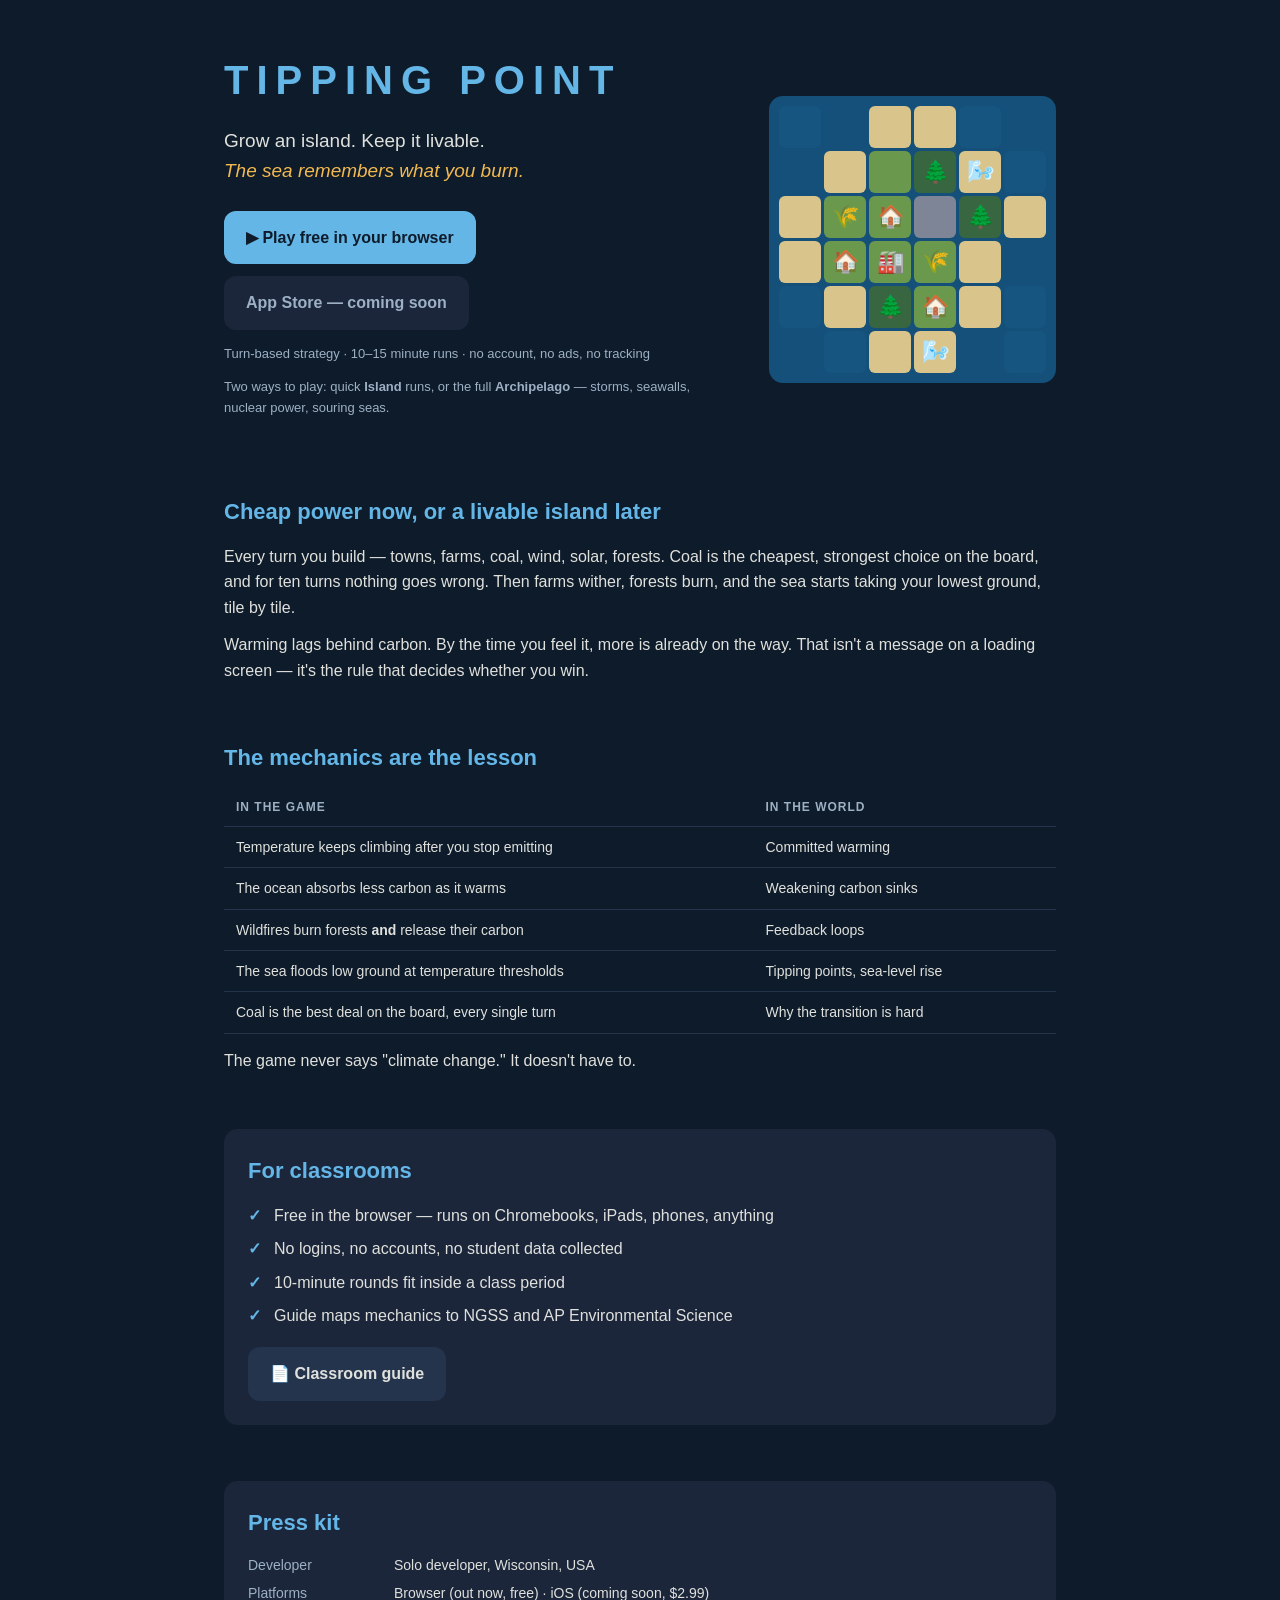
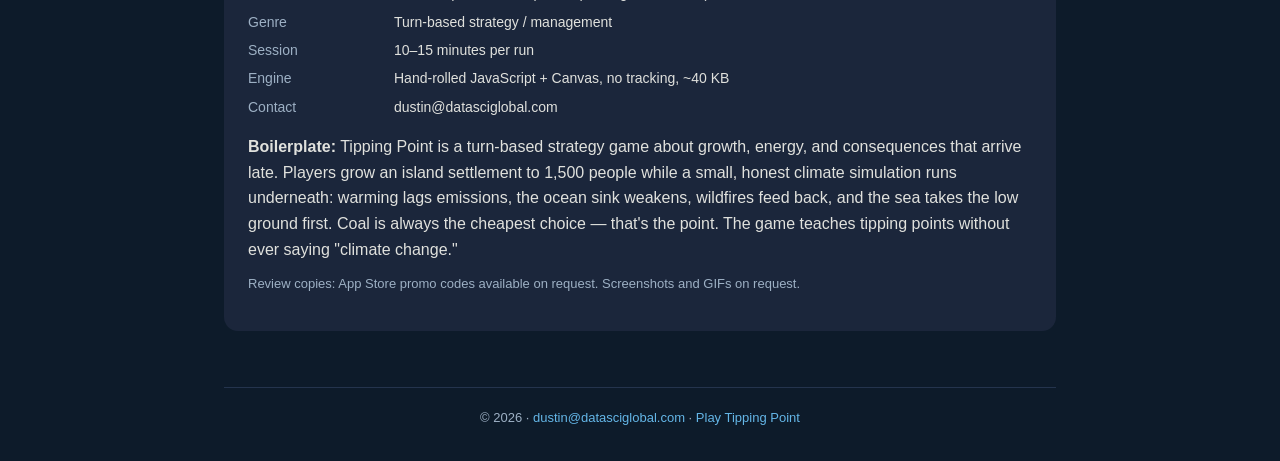
<file: index.html>
<!DOCTYPE html>
<html lang="en">
<head>
<meta charset="UTF-8">
<meta name="viewport" content="width=device-width, initial-scale=1">
<title>Tipping Point — a strategy game where the sea remembers what you burn</title>
<meta name="description" content="A free turn-based island strategy game about growth, energy, and consequences that arrive late. Play in your browser — no account, no downloads, no ads.">
<meta property="og:title" content="Tipping Point">
<meta property="og:description" content="Grow an island. Keep it livable. The sea remembers what you burn.">
<meta property="og:type" content="website">
<link rel="icon" href="data:image/svg+xml,<svg xmlns=%22http://www.w3.org/2000/svg%22 viewBox=%220 0 100 100%22><text y=%22.9em%22 font-size=%2290%22>🏝️</text></svg>">
<style>
* { margin: 0; padding: 0; box-sizing: border-box; }
:root {
  --bg: #0d1b2a; --panel: #1b263b; --panel2: #24344d;
  --text: #e0e1dd; --dim: #9db0c4; --accent: #64b6e7; --warn: #f2b950;
  --ocean: #14507a; --coast: #d9c58b; --grass: #6a994e; --forest: #386641; --hill: #7d8597;
}
body {
  background: var(--bg); color: var(--text);
  font-family: -apple-system, "Segoe UI", Roboto, sans-serif;
  line-height: 1.6;
}
main { max-width: 880px; margin: 0 auto; padding: 48px 24px 32px; }
section { margin-bottom: 56px; }
h1 { font-size: 40px; letter-spacing: 8px; font-weight: 800; color: var(--accent); }
h2 { font-size: 22px; color: var(--accent); margin-bottom: 14px; }
p { margin-bottom: 12px; }
em { color: var(--warn); font-style: italic; }

.hero { display: flex; gap: 40px; align-items: center; flex-wrap: wrap; margin-bottom: 64px; }
.hero-text { flex: 1 1 380px; }
.tag { font-size: 19px; margin: 14px 0 24px; }
.cta { display: flex; gap: 12px; flex-wrap: wrap; margin-bottom: 14px; }
.btn {
  display: inline-block; padding: 14px 22px; border-radius: 12px; font-weight: 800;
  font-size: 16px; text-decoration: none; cursor: pointer;
}
.btn.play { background: var(--accent); color: #0d1b2a; }
.btn.play:hover { filter: brightness(1.1); }
.btn.soon { background: var(--panel); color: var(--dim); cursor: default; font-weight: 600; }
.btn.ghost { background: var(--panel2); color: var(--text); }
.fine { font-size: 13px; color: var(--dim); }

.island {
  flex: 0 0 auto; display: grid; grid-template-columns: repeat(6, 42px);
  gap: 3px; padding: 10px; background: var(--ocean); border-radius: 14px;
}
.island .t { width: 42px; height: 42px; border-radius: 6px; background: var(--ocean);
  display: flex; align-items: center; justify-content: center; font-size: 22px; }
.island .o  { background: #155580; }
.island .o2 { background: var(--ocean); }
.island .c  { background: var(--coast); }
.island .g  { background: var(--grass); }
.island .f  { background: var(--forest); }
.island .h  { background: var(--hill); }

table { border-collapse: collapse; width: 100%; font-size: 14px; }
th, td { text-align: left; padding: 9px 12px; border-bottom: 1px solid var(--panel2); }
th { color: var(--dim); font-weight: 600; font-size: 12px; text-transform: uppercase; letter-spacing: 1px; }

ul.checks { list-style: none; margin-bottom: 18px; }
ul.checks li { padding-left: 26px; position: relative; margin-bottom: 8px; }
ul.checks li::before { content: "✓"; position: absolute; left: 0; color: var(--accent); font-weight: 800; }

.card { background: var(--panel); border-radius: 14px; padding: 24px; }
dl.facts { display: grid; grid-template-columns: 130px 1fr; gap: 6px 16px; font-size: 14px; margin-bottom: 16px; }
dl.facts dt { color: var(--dim); }

footer { border-top: 1px solid var(--panel2); padding-top: 20px; font-size: 13px; color: var(--dim); text-align: center; }
footer a { color: var(--accent); text-decoration: none; }
</style>
</head>
<body>
<main>
  <section class="hero">
    <div class="hero-text">
      <h1>TIPPING POINT</h1>
      <p class="tag">Grow an island. Keep it livable.<br><em>The sea remembers what you burn.</em></p>
      <div class="cta">
        <a class="btn play" href="play/">▶ Play free in your browser</a>
        <span class="btn soon"> App Store — coming soon</span>
      </div>
      <p class="fine">Turn-based strategy · 10–15 minute runs · no account, no ads, no tracking</p>
      <p class="fine">Two ways to play: quick <b>Island</b> runs, or the full <b>Archipelago</b> —
      storms, seawalls, nuclear power, souring seas.</p>
    </div>
    <div class="island" aria-hidden="true">
      <div class="t o"></div><div class="t o2"></div><div class="t c"></div><div class="t c"></div><div class="t o"></div><div class="t o2"></div>
      <div class="t o2"></div><div class="t c"></div><div class="t g"></div><div class="t f">🌲</div><div class="t c">🌬️</div><div class="t o"></div>
      <div class="t c"></div><div class="t g">🌾</div><div class="t g">🏠</div><div class="t h"></div><div class="t f">🌲</div><div class="t c"></div>
      <div class="t c"></div><div class="t g">🏠</div><div class="t g">🏭</div><div class="t g">🌾</div><div class="t c"></div><div class="t o2"></div>
      <div class="t o"></div><div class="t c"></div><div class="t f">🌲</div><div class="t g">🏠</div><div class="t c"></div><div class="t o"></div>
      <div class="t o2"></div><div class="t o"></div><div class="t c"></div><div class="t c">🌬️</div><div class="t o2"></div><div class="t o"></div>
    </div>
  </section>

  <section>
    <h2>Cheap power now, or a livable island later</h2>
    <p>Every turn you build — towns, farms, coal, wind, solar, forests. Coal is the cheapest, strongest
    choice on the board, and for ten turns nothing goes wrong. Then farms wither, forests burn,
    and the sea starts taking your lowest ground, tile by tile.</p>
    <p>Warming lags behind carbon. By the time you feel it, more is already on the way. That isn't a
    message on a loading screen — it's the rule that decides whether you win.</p>
  </section>

  <section>
    <h2>The mechanics are the lesson</h2>
    <table>
      <tr><th>In the game</th><th>In the world</th></tr>
      <tr><td>Temperature keeps climbing after you stop emitting</td><td>Committed warming</td></tr>
      <tr><td>The ocean absorbs less carbon as it warms</td><td>Weakening carbon sinks</td></tr>
      <tr><td>Wildfires burn forests <b>and</b> release their carbon</td><td>Feedback loops</td></tr>
      <tr><td>The sea floods low ground at temperature thresholds</td><td>Tipping points, sea-level rise</td></tr>
      <tr><td>Coal is the best deal on the board, every single turn</td><td>Why the transition is hard</td></tr>
    </table>
    <p style="margin-top:14px">The game never says "climate change." It doesn't have to.</p>
  </section>

  <section class="card">
    <h2>For classrooms</h2>
    <ul class="checks">
      <li>Free in the browser — runs on Chromebooks, iPads, phones, anything</li>
      <li>No logins, no accounts, no student data collected</li>
      <li>10-minute rounds fit inside a class period</li>
      <li>Guide maps mechanics to NGSS and AP&nbsp;Environmental&nbsp;Science</li>
    </ul>
    <a class="btn ghost" href="teachers.html">📄 Classroom guide</a>
  </section>

  <section class="card">
    <h2>Press kit</h2>
    <dl class="facts">
      <dt>Developer</dt><dd>Solo developer, Wisconsin, USA</dd>
      <dt>Platforms</dt><dd>Browser (out now, free) · iOS (coming soon, $2.99)</dd>
      <dt>Genre</dt><dd>Turn-based strategy / management</dd>
      <dt>Session</dt><dd>10–15 minutes per run</dd>
      <dt>Engine</dt><dd>Hand-rolled JavaScript + Canvas, no tracking, ~40 KB</dd>
      <dt>Contact</dt><dd>dustin@datasciglobal.com</dd>
    </dl>
    <p><b>Boilerplate:</b> Tipping Point is a turn-based strategy game about growth, energy, and
    consequences that arrive late. Players grow an island settlement to 1,500 people while a small,
    honest climate simulation runs underneath: warming lags emissions, the ocean sink weakens,
    wildfires feed back, and the sea takes the low ground first. Coal is always the cheapest choice —
    that's the point. The game teaches tipping points without ever saying "climate change."</p>
    <p class="fine">Review copies: App Store promo codes available on request. Screenshots and GIFs on request.</p>
  </section>

  <footer>
    © 2026 · <a href="mailto:dustin@datasciglobal.com">dustin@datasciglobal.com</a> · <a href="play/">Play Tipping Point</a>
  </footer>
</main>
</body>
</html>
</file>
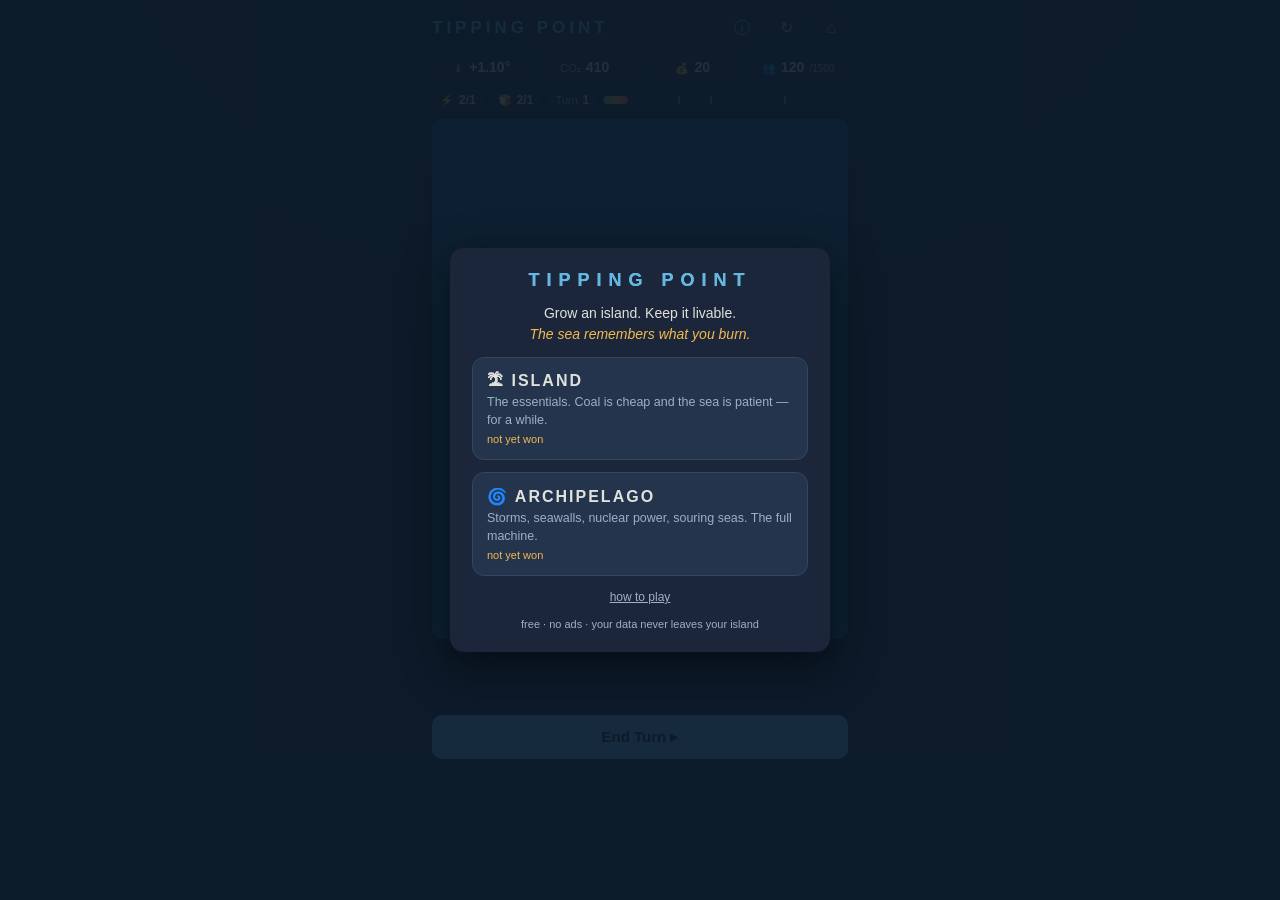
<file: play/index.html>
<!DOCTYPE html>
<html lang="en">
<head>
<meta charset="UTF-8">
<meta name="viewport" content="width=device-width, initial-scale=1.0, maximum-scale=1.0, user-scalable=no">
<meta name="apple-mobile-web-app-capable" content="yes">
<meta name="theme-color" content="#0d1b2a">
<title>Tipping Point</title>
<link rel="icon" href="data:image/svg+xml,<svg xmlns=%22http://www.w3.org/2000/svg%22 viewBox=%220 0 100 100%22><text y=%22.9em%22 font-size=%2290%22>🏝️</text></svg>">
<link rel="stylesheet" href="style.css">
</head>
<body>
<div id="app">
  <header>
    <h1>TIPPING POINT</h1>
    <div class="hbtns">
      <button id="helpbtn" title="How to play">ⓘ</button>
      <button id="restartbtn" title="Restart">↻</button>
      <button id="menubtn" title="Menu">⌂</button>
    </div>
  </header>

  <div id="hud">
    <div class="chip" id="chip-temp"><span class="lbl">🌡</span><span id="temp">+1.10°</span></div>
    <div class="chip" id="chip-co2"><span class="lbl">CO₂</span><span id="co2">410</span><span id="co2net" class="sub"></span></div>
    <div class="chip"><span class="lbl">💰</span><span id="money">20</span></div>
    <div class="chip"><span class="lbl">👥</span><span id="pop">120</span><span class="sub" id="popgoal">/1500</span></div>
  </div>
  <div id="hud2">
    <div class="chip sm" id="chip-power"><span class="lbl">⚡</span><span id="power">2/1</span></div>
    <div class="chip sm" id="chip-food"><span class="lbl">🍞</span><span id="food">2/1</span></div>
    <div class="chip sm"><span class="lbl">Turn</span><span id="turn">1</span></div>
    <div id="tempbar"><div id="tempfill"></div><div class="tick t1"></div><div class="tick t2"></div><div class="tick t3"></div></div>
  </div>

  <canvas id="board"></canvas>

  <div id="log"></div>

  <div id="palette"></div>
  <button id="endturn">End Turn ▸</button>

  <div id="title" class="overlay">
    <div class="panel titlepanel">
      <h2 class="logo">TIPPING POINT</h2>
      <p class="tagline">Grow an island. Keep it livable.<br><em>The sea remembers what you burn.</em></p>
      <button class="modecard" id="mode-simple">
        <span class="mt">🏝 ISLAND</span>
        <span class="mb">The essentials. Coal is cheap and the sea is patient — for a while.</span>
        <span class="best" id="best-simple"></span>
      </button>
      <button class="modecard" id="mode-complex">
        <span class="mt">🌀 ARCHIPELAGO</span>
        <span class="mb">Storms, seawalls, nuclear power, souring seas. The full machine.</span>
        <span class="best" id="best-complex"></span>
      </button>
      <button id="titlehelp" class="linky">how to play</button>
      <p class="fine">free · no ads · your data never leaves your island</p>
    </div>
  </div>

  <div id="help" class="overlay hidden">
    <div class="panel">
      <h2>The Island's Rules</h2>
      <ul>
        <li>🏠 Towns need <b>1 ⚡ power</b> and <b>1 🍞 food</b>. Happy towns pay taxes and grow.</li>
        <li>🏭 Coal is the cheapest power you'll ever regret.</li>
        <li>🌲 Forests and the sea breathe in carbon — but a warm sea breathes shallow, and hot forests burn.</li>
        <li>🌡 Warming lags behind carbon. By the time you feel it, more is already on the way.</li>
        <li>🌊 Low ground floods first. Hills are forever.</li>
        <li>🔨 You can clear what you've built. Some choices can be walked back. Slowly.</li>
        <li>🌀 <b>Archipelago</b> adds storms that raid the lowlands, 🧱 seawalls that hold back one stage of sea,
            ☢️ carbon-free nuclear power, and a fishing economy that sours as the sea does.</li>
      </ul>
      <p class="goal">Reach <b>1,500 islanders</b> (Island) or <b>2,500</b> (Archipelago) while staying under <b>+1.6°</b> — and keep it that way.</p>
      <button id="helpclose">Begin</button>
    </div>
  </div>

  <div id="end" class="overlay hidden">
    <div class="panel">
      <h2 id="endtitle"></h2>
      <p id="endtext"></p>
      <p id="endstats" class="stats"></p>
      <div class="row">
        <button id="endrestart">Play Again</button>
        <button id="endcontinue" class="ghost hidden">Keep Playing</button>
        <button id="endmenu" class="ghost">Menu</button>
      </div>
      <p id="endlinks" class="endlinks hidden"></p>
    </div>
  </div>
</div>
<script src="game.js" defer></script>
</body>
</html>
</file>
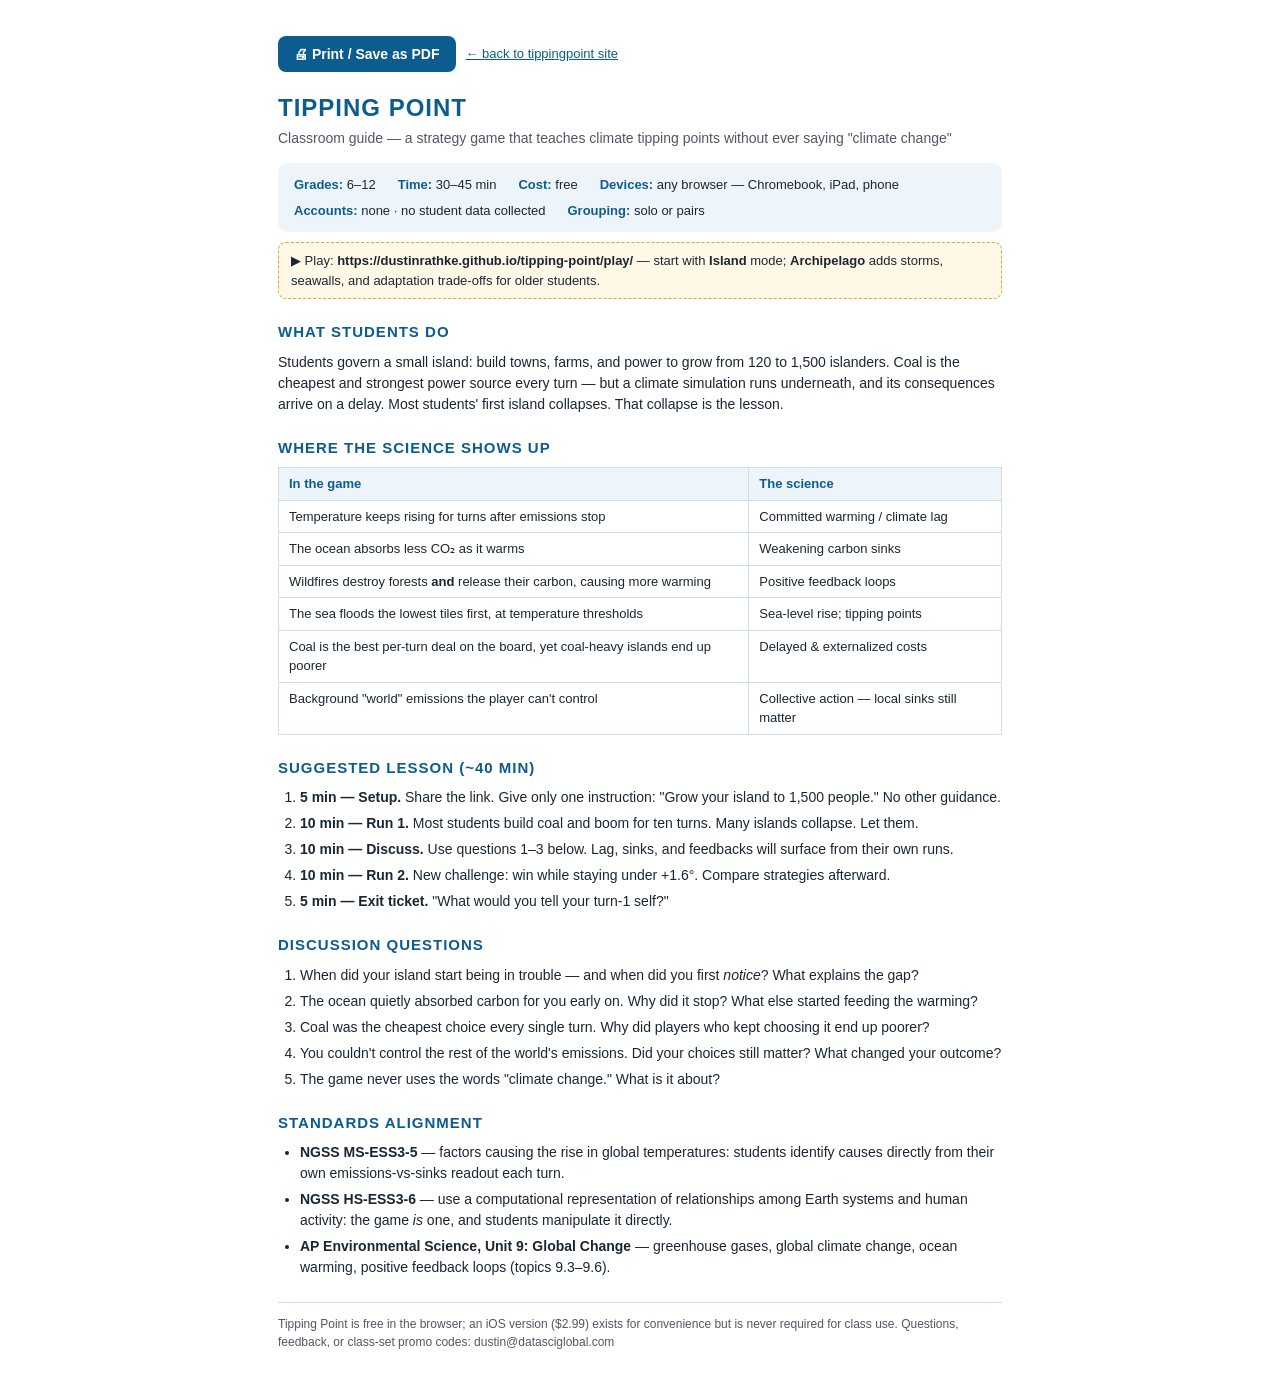
<file: teachers.html>
<!DOCTYPE html>
<html lang="en">
<head>
<meta charset="UTF-8">
<meta name="viewport" content="width=device-width, initial-scale=1">
<title>Tipping Point — Classroom Guide</title>
<link rel="icon" href="data:image/svg+xml,<svg xmlns=%22http://www.w3.org/2000/svg%22 viewBox=%220 0 100 100%22><text y=%22.9em%22 font-size=%2290%22>🏝️</text></svg>">
<style>
* { margin: 0; padding: 0; box-sizing: border-box; }
body {
  font-family: -apple-system, "Segoe UI", Roboto, sans-serif;
  color: #1a2733; background: #fff; line-height: 1.5; font-size: 14px;
}
main { max-width: 780px; margin: 0 auto; padding: 36px 28px; }
h1 { font-size: 24px; color: #0d5c8f; letter-spacing: 1px; }
h1 small { display: block; font-size: 14px; color: #556; font-weight: 400; letter-spacing: 0; margin-top: 2px; }
h2 { font-size: 15px; color: #0d5c8f; margin: 22px 0 8px; text-transform: uppercase; letter-spacing: 1px; }
p { margin-bottom: 8px; }
.glance {
  background: #eef5fa; border-radius: 10px; padding: 12px 16px; margin-top: 14px;
  display: flex; flex-wrap: wrap; gap: 6px 22px; font-size: 13px;
}
.glance b { color: #0d5c8f; }
table { border-collapse: collapse; width: 100%; font-size: 13px; }
th, td { text-align: left; padding: 6px 10px; border: 1px solid #cfdde8; vertical-align: top; }
th { background: #eef5fa; color: #0d5c8f; }
ol, ul { margin: 0 0 8px 22px; }
li { margin-bottom: 5px; }
.url { background: #fff8e6; border: 1px dashed #d9a63e; padding: 8px 12px; border-radius: 8px; font-size: 13px; margin: 10px 0; }
.noprint { margin-bottom: 18px; display: flex; gap: 10px; align-items: center; }
.noprint button {
  background: #0d5c8f; color: #fff; border: none; border-radius: 8px;
  padding: 10px 16px; font-size: 14px; font-weight: 700; cursor: pointer;
}
.noprint a { color: #0d5c8f; font-size: 13px; }
footer { margin-top: 24px; padding-top: 12px; border-top: 1px solid #cfdde8; font-size: 12px; color: #556; }
@media print {
  .noprint { display: none; }
  main { padding: 0; }
  body { font-size: 12px; }
}
@page { margin: 1.4cm; }
</style>
</head>
<body>
<main>
  <div class="noprint">
    <button onclick="print()">🖨 Print / Save as PDF</button>
    <a href="./">← back to tippingpoint site</a>
  </div>

  <h1>TIPPING POINT<small>Classroom guide — a strategy game that teaches climate tipping points without ever saying "climate change"</small></h1>

  <div class="glance">
    <span><b>Grades:</b> 6–12</span>
    <span><b>Time:</b> 30–45 min</span>
    <span><b>Cost:</b> free</span>
    <span><b>Devices:</b> any browser — Chromebook, iPad, phone</span>
    <span><b>Accounts:</b> none · no student data collected</span>
    <span><b>Grouping:</b> solo or pairs</span>
  </div>

  <div class="url">▶ Play: <b>https://dustinrathke.github.io/tipping-point/play/</b> — start with <b>Island</b> mode; <b>Archipelago</b> adds storms, seawalls, and adaptation trade-offs for older students.</div>

  <h2>What students do</h2>
  <p>Students govern a small island: build towns, farms, and power to grow from 120 to 1,500 islanders.
  Coal is the cheapest and strongest power source every turn — but a climate simulation runs underneath,
  and its consequences arrive on a delay. Most students' first island collapses. That collapse is the lesson.</p>

  <h2>Where the science shows up</h2>
  <table>
    <tr><th>In the game</th><th>The science</th></tr>
    <tr><td>Temperature keeps rising for turns after emissions stop</td><td>Committed warming / climate lag</td></tr>
    <tr><td>The ocean absorbs less CO₂ as it warms</td><td>Weakening carbon sinks</td></tr>
    <tr><td>Wildfires destroy forests <b>and</b> release their carbon, causing more warming</td><td>Positive feedback loops</td></tr>
    <tr><td>The sea floods the lowest tiles first, at temperature thresholds</td><td>Sea-level rise; tipping points</td></tr>
    <tr><td>Coal is the best per-turn deal on the board, yet coal-heavy islands end up poorer</td><td>Delayed &amp; externalized costs</td></tr>
    <tr><td>Background "world" emissions the player can't control</td><td>Collective action — local sinks still matter</td></tr>
  </table>

  <h2>Suggested lesson (~40 min)</h2>
  <ol>
    <li><b>5 min — Setup.</b> Share the link. Give only one instruction: "Grow your island to 1,500 people." No other guidance.</li>
    <li><b>10 min — Run 1.</b> Most students build coal and boom for ten turns. Many islands collapse. Let them.</li>
    <li><b>10 min — Discuss.</b> Use questions 1–3 below. Lag, sinks, and feedbacks will surface from their own runs.</li>
    <li><b>10 min — Run 2.</b> New challenge: win while staying under +1.6°. Compare strategies afterward.</li>
    <li><b>5 min — Exit ticket.</b> "What would you tell your turn-1 self?"</li>
  </ol>

  <h2>Discussion questions</h2>
  <ol>
    <li>When did your island start being in trouble — and when did you first <i>notice</i>? What explains the gap?</li>
    <li>The ocean quietly absorbed carbon for you early on. Why did it stop? What else started feeding the warming?</li>
    <li>Coal was the cheapest choice every single turn. Why did players who kept choosing it end up poorer?</li>
    <li>You couldn't control the rest of the world's emissions. Did your choices still matter? What changed your outcome?</li>
    <li>The game never uses the words "climate change." What is it about?</li>
  </ol>

  <h2>Standards alignment</h2>
  <ul>
    <li><b>NGSS MS-ESS3-5</b> — factors causing the rise in global temperatures: students identify causes directly from their own emissions-vs-sinks readout each turn.</li>
    <li><b>NGSS HS-ESS3-6</b> — use a computational representation of relationships among Earth systems and human activity: the game <i>is</i> one, and students manipulate it directly.</li>
    <li><b>AP Environmental Science, Unit 9: Global Change</b> — greenhouse gases, global climate change, ocean warming, positive feedback loops (topics 9.3–9.6).</li>
  </ul>

  <footer>
    Tipping Point is free in the browser; an iOS version ($2.99) exists for convenience but is never required for class use.
    Questions, feedback, or class-set promo codes: dustin@datasciglobal.com
  </footer>
</main>
</body>
</html>
</file>
<file: play/style.css>
* { margin: 0; padding: 0; box-sizing: border-box; -webkit-tap-highlight-color: transparent; }

:root {
  --bg: #0d1b2a;
  --panel: #1b263b;
  --panel2: #24344d;
  --text: #e0e1dd;
  --dim: #9db0c4;
  --ok: #7cc46e;
  --warn: #f2b950;
  --bad: #ef6461;
  --accent: #64b6e7;
}

html, body { height: 100%; }
body {
  background: radial-gradient(1100px 700px at 50% -10%, #17293f, var(--bg) 65%) fixed var(--bg);
  color: var(--text);
  font-family: -apple-system, "Segoe UI", Roboto, sans-serif;
  display: flex;
  justify-content: center;
  user-select: none;
  -webkit-user-select: none;
  touch-action: manipulation;
}

#app {
  width: 100%;
  max-width: 440px;
  padding: 10px 12px calc(12px + env(safe-area-inset-bottom));
  display: flex;
  flex-direction: column;
  gap: 8px;
}

header { display: flex; justify-content: space-between; align-items: center; }
h1 { font-size: 17px; letter-spacing: 4px; font-weight: 800; color: var(--accent); }
.hbtns button {
  background: var(--panel); color: var(--dim); border: none; border-radius: 8px;
  width: 34px; height: 34px; font-size: 16px; margin-left: 6px; cursor: pointer;
}
.hbtns button:hover { color: var(--text); }

#hud, #hud2 { display: flex; gap: 6px; align-items: center; }
.chip {
  background: var(--panel); border-radius: 8px; padding: 6px 9px;
  display: flex; align-items: baseline; gap: 5px; font-size: 14px; font-weight: 700;
  flex: 1; justify-content: center; white-space: nowrap;
  transition: outline-color .3s;
}
.chip.sm { flex: 0 0 auto; font-size: 12px; padding: 4px 8px; }
.chip .lbl { font-weight: 400; font-size: 11px; color: var(--dim); }
.chip .sub { font-weight: 400; font-size: 10px; color: var(--dim); }
.chip.deficit { outline: 1px solid var(--bad); }
#temp.ok { color: var(--ok); } #temp.warn { color: var(--warn); } #temp.bad { color: var(--bad); }
#co2net.up { color: var(--bad); } #co2net.down { color: var(--ok); }

#tempbar {
  flex: 1; height: 8px; background: var(--panel); border-radius: 4px; position: relative; overflow: hidden;
}
#tempfill {
  height: 100%; width: 10%; border-radius: 4px;
  background: linear-gradient(90deg, #7cc46e, #f2b950 55%, #ef6461);
  transition: width .5s;
}
.tick { position: absolute; top: 0; width: 2px; height: 100%; background: rgba(224,225,221,.55); }
.tick.t1 { left: 30.4%; }  /* +1.6° goal */
.tick.t2 { left: 43.5%; }  /* +1.9° seas rise */
.tick.t3 { left: 73.9%; }  /* +2.6° runaway */

#board {
  border-radius: 10px; align-self: center; background: #14507a; cursor: pointer;
  box-shadow: 0 10px 34px rgba(0, 0, 0, .4);
}
#board.shake { animation: shake .35s; }
@keyframes shake {
  0%, 100% { transform: translate(0, 0); }
  20% { transform: translate(-4px, 2px); }
  40% { transform: translate(4px, -2px); }
  60% { transform: translate(-3px, -1px); }
  80% { transform: translate(2px, 1px); }
}

#log { min-height: 52px; font-size: 12px; line-height: 1.45; color: var(--dim); padding: 0 2px; }
#log .l0 { color: var(--text); }
#log .l1 { opacity: .75; } #log .l2 { opacity: .5; } #log .l3 { opacity: .3; }

#palette { display: grid; grid-template-columns: repeat(4, 1fr); gap: 6px; }
#palette button {
  background: var(--panel); border: 1px solid transparent; border-radius: 10px;
  color: var(--text); padding: 7px 2px 5px; cursor: pointer; font-size: 11px;
  display: flex; flex-direction: column; align-items: center; gap: 1px; min-height: 54px;
  transition: border-color .15s;
}
#palette button .ic { font-size: 19px; }
#palette button .cost { color: var(--warn); font-size: 10px; }
#palette button.sel { border-color: var(--accent); background: var(--panel2); }
#palette button:disabled { opacity: .35; cursor: default; }

#endturn {
  background: var(--accent); color: #0d1b2a; font-weight: 800; font-size: 15px;
  border: none; border-radius: 10px; padding: 13px; cursor: pointer;
}
#endturn:active { transform: scale(.98); }

.overlay {
  position: fixed; inset: 0; background: rgba(13,27,42,.9);
  display: flex; align-items: center; justify-content: center; z-index: 10; padding: 20px;
}
#end { z-index: 20; }
#help { z-index: 30; }
.overlay.hidden, .hidden { display: none; }
.panel {
  background: var(--panel); border-radius: 14px; padding: 22px; max-width: 380px; width: 100%;
  display: flex; flex-direction: column; gap: 12px;
  max-height: 88vh; overflow-y: auto;
  box-shadow: 0 14px 44px rgba(0, 0, 0, .5);
}
.panel h2 { font-size: 18px; color: var(--accent); }
.panel ul { list-style: none; display: flex; flex-direction: column; gap: 8px; font-size: 13px; line-height: 1.45; }
.panel .goal { font-size: 13px; color: var(--warn); }
.panel .stats { font-size: 12px; color: var(--dim); }
.panel button {
  background: var(--accent); color: #0d1b2a; font-weight: 800; border: none;
  border-radius: 10px; padding: 12px; font-size: 14px; cursor: pointer; flex: 1;
}
.panel button.ghost { background: var(--panel2); color: var(--text); }
.panel .row { display: flex; gap: 8px; }

/* title screen */
.logo {
  font-size: 26px; letter-spacing: 7px; font-weight: 800; text-align: center;
  background: linear-gradient(100deg, var(--accent), var(--ok));
  -webkit-background-clip: text; background-clip: text; color: transparent;
}
.tagline { text-align: center; font-size: 14px; line-height: 1.5; }
.tagline em { color: var(--warn); }
.panel button.modecard {
  background: var(--panel2); color: var(--text); border: 1px solid #33465f;
  border-radius: 12px; padding: 14px; text-align: left; cursor: pointer;
  display: flex; flex-direction: column; gap: 4px; font-weight: 400;
}
.panel button.modecard:hover { border-color: var(--accent); }
.modecard .mt { font-weight: 800; font-size: 16px; letter-spacing: 2px; }
.modecard .mb { font-size: 12.5px; color: var(--dim); line-height: 1.4; }
.modecard .best { font-size: 11px; color: var(--warn); }
.panel button.linky {
  background: none; color: var(--dim); font-size: 12px; font-weight: 400;
  text-decoration: underline; padding: 2px;
}
.fine { font-size: 11px; color: var(--dim); text-align: center; }

.endlinks { font-size: 13px; text-align: center; color: var(--dim); }
.endlinks a { color: var(--accent); text-decoration: none; font-weight: 700; }
</file>
